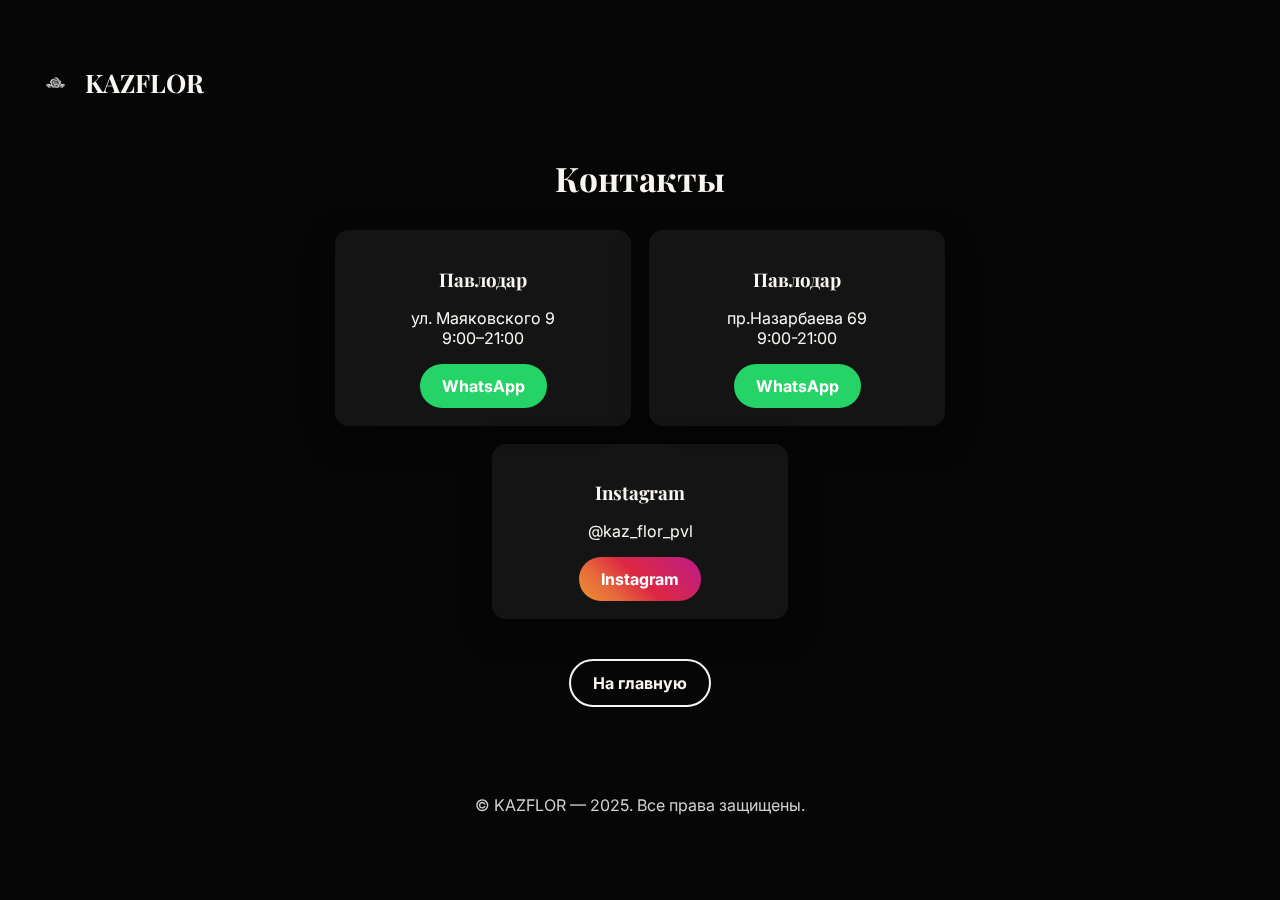
<file: contacts.html>
<!DOCTYPE html>
<html lang="ru">
<head>
<meta charset="UTF-8">
<meta name="viewport" content="width=device-width, initial-scale=1.0">
<title>Контакты — KAZFLOR</title>
<link href="https://fonts.googleapis.com/css2?family=Playfair+Display:wght@500;700&family=Inter:wght@300;400;600;700&display=swap" rel="stylesheet">
<link rel="stylesheet" href="https://cdnjs.cloudflare.com/ajax/libs/animate.css/4.1.1/animate.min.css"/>
<style>
:root {
  --khaki:#556B2F;
  --cream:#f9f6f2;
  --bronze:#b08d57;
  --glass: rgba(255,255,255,0.06);
  --radius:18px;
  --max-width:1200px;
}
body {
  margin:0;
  font-family:Inter, sans-serif;
  background:#0f0f0f;
  color:var(--cream);
}
.bg {
  position:fixed;
  inset:0;
  z-index:-20;
  background-image:
    linear-gradient(rgba(0,0,0,0.58), rgba(0,0,0,0.58)),
    url("https://fv5-2.files.fm/thumb_show.php?i=gvxj4mfruq&view&v=1");
  background-size:cover;
  background-position:center;
}
.wrap {
  max-width:var(--max-width);
  margin:0 auto;
  padding:36px 20px;
}
header.site-header {
  padding:18px 0;
  display:flex;
  align-items:center;
  justify-content:space-between;
}
.brand {
  display:flex;
  gap:14px;
  align-items:center;
}
.brand img {
  height:56px;
  filter:brightness(0) invert(1);
}
h1 {
  font-family:'Playfair Display',serif;
  font-size:1.6rem;
  margin:0;
}
.section-title {
  text-align:center;
  font-family:'Playfair Display',serif;
  font-size:2.1rem;
  margin-bottom:30px;
}
.contacts {
  max-width:920px;
  margin:0 auto;
  display:flex;
  gap:18px;
  flex-wrap:wrap;
  justify-content:center;
}
.contact-card {
  background:var(--glass);
  padding:18px;
  border-radius:14px;
  min-width:260px;
  text-align:center;
  box-shadow:0 12px 34px rgba(0,0,0,0.45);
}
.contact-card h3 {
  font-family:'Playfair Display',serif;
  margin-bottom:8px;
}
.btn-premium {
  display:inline-block;
  padding:12px 22px;
  font-weight:700;
  border-radius:40px;
  text-decoration:none;
  border:2px solid var(--cream);
  color:var(--cream);
  transition:all .25s ease;
}
.btn-premium:hover {
  background:var(--cream);
  color:#111;
}
.btn-whatsapp {
  background-color:#25D366;
  border:none;
  color:white;
}
.btn-instagram {
  background: linear-gradient(45deg, #f09433, #e6683c, #dc2743, #cc2366, #bc1888);
  border:none;
  color:white;
}
.btn-main {
  margin-top:40px;
  display:block;
  width:fit-content;
  margin-left:auto;
  margin-right:auto;
}
footer.site-footer {
  padding:36px 0;
  text-align:center;
  color:#cfcfcf;
}
</style>
</head>
<body>
<div class="bg"></div>
<div class="wrap">
<header class="site-header">
  <div class="brand">
    <img src="https://kazflor.github.io/logo_no_bg.png" alt="KAZFLOR logo" />
    <h1>KAZFLOR</h1>
  </div>
</header>

<h2 class="section-title animate__animated animate__fadeInDown">Контакты</h2>

<div class="contacts">
  <div class="contact-card animate__animated animate__zoomIn animate__delay-1s">
    <h3>Павлодар</h3>
    <p>ул. Маяковского 9<br>9:00–21:00</p>
    <a class="btn-premium btn-whatsapp" href="https://wa.me/77055826554" target="_blank">WhatsApp</a>
  </div>

  <div class="contact-card animate__animated animate__zoomIn animate__delay-2s">
    <h3>Павлодар</h3>
    <p>пр.Назарбаева 69<br>9:00-21:00</p>
    <a class="btn-premium btn-whatsapp" href="https://wa.me/77074565744" target="_blank">WhatsApp</a>
  </div>

  <div class="contact-card animate__animated animate__zoomIn animate__delay-3s">
    <h3>Instagram</h3>
    <p>@kaz_flor_pvl</p>
    <a class="btn-premium btn-instagram" href="https://instagram.com/kaz_flor_pvl" target="_blank">Instagram</a>
  </div>
</div>

<a class="btn-premium btn-main animate__animated animate__fadeInUp animate__delay-4s" href="index.html">На главную</a>

</div>

<footer class="site-footer">
  <p>&copy; KAZFLOR — 2025. Все права защищены.</p>
</footer>
</body>
</html>
</file>
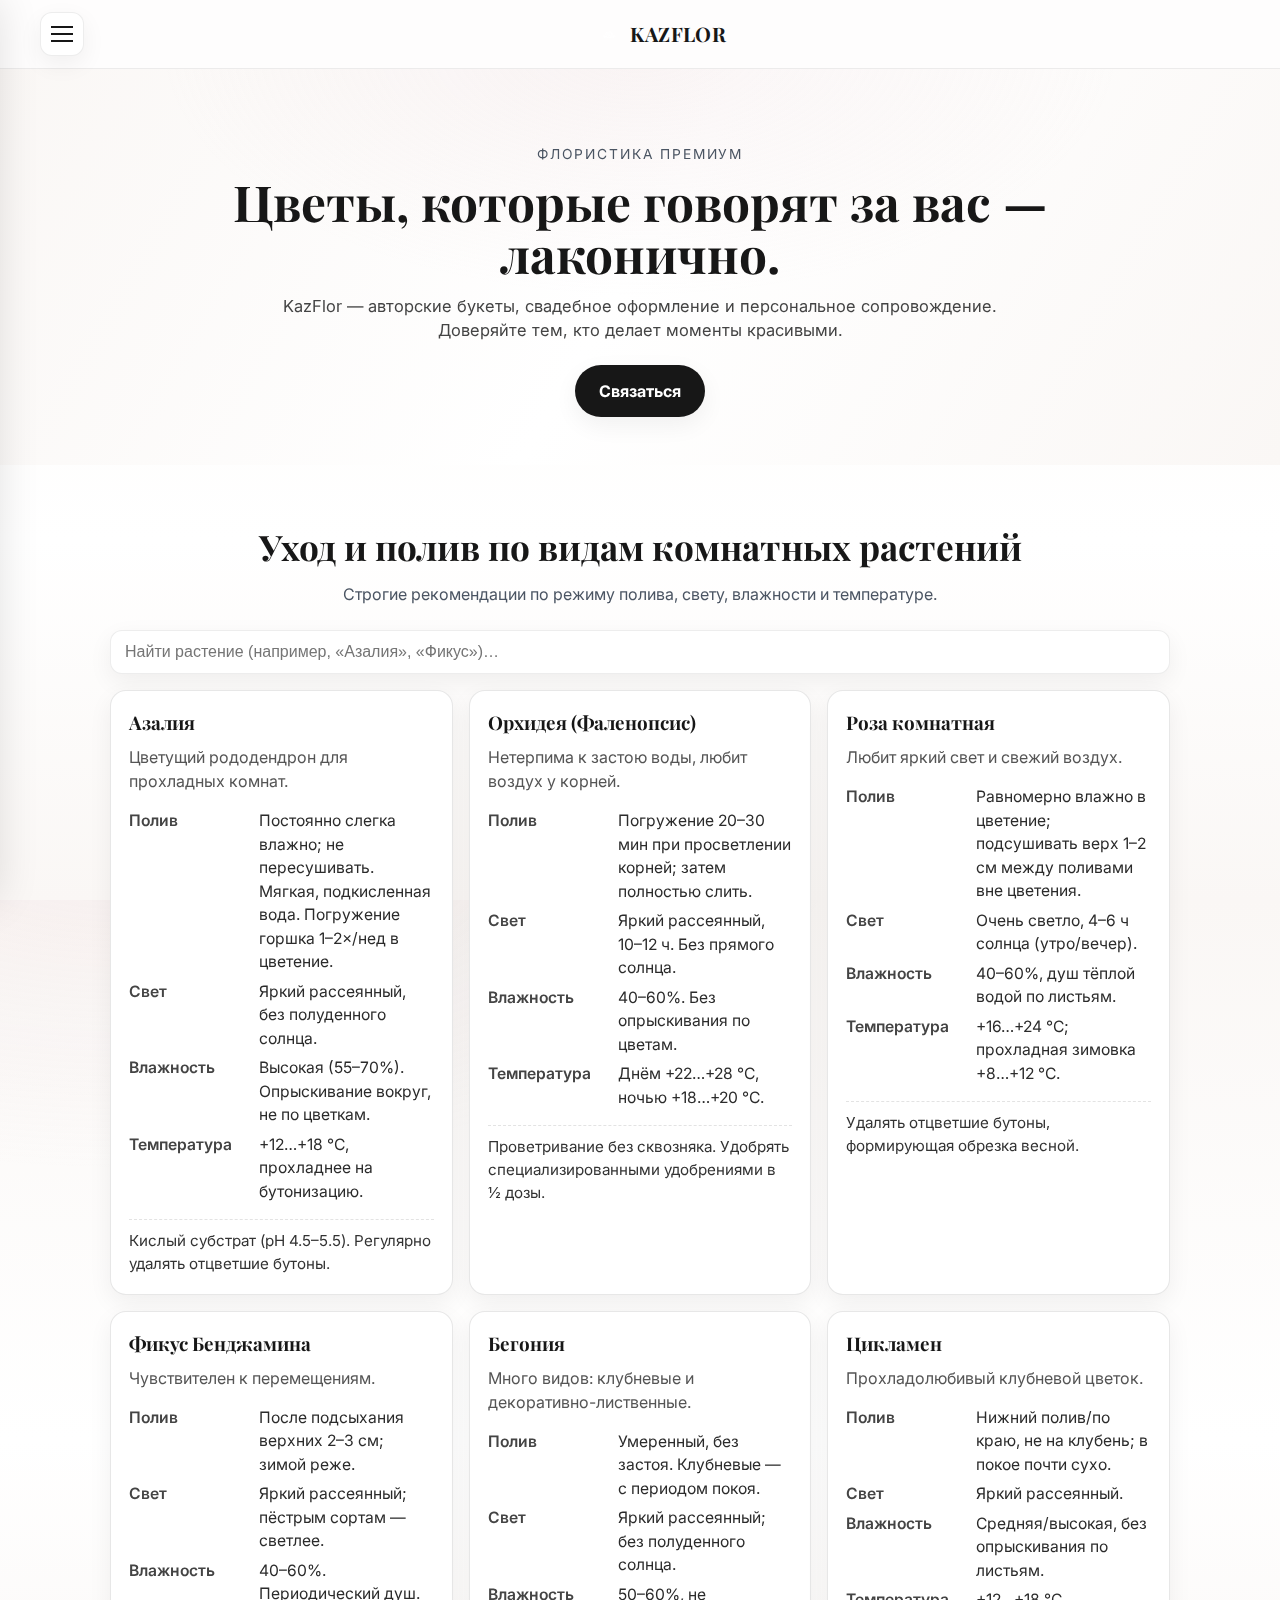
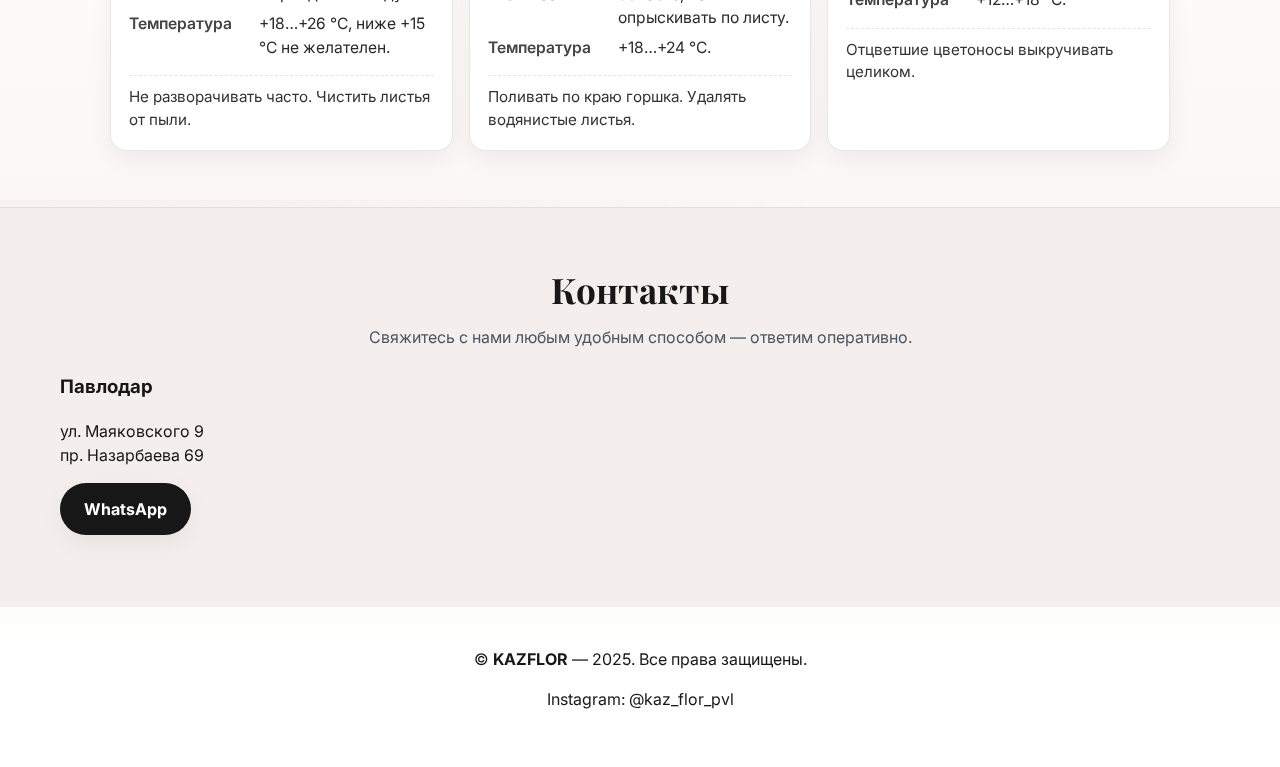
<file: uhod.html>
<!DOCTYPE html>
<html lang="ru">
<head>
<meta charset="utf-8" />
<meta name="viewport" content="width=device-width, initial-scale=1" />
<title>KAZFLOR — Премиальные букеты</title>
<meta name="description" content="KAZFLOR — премиальная цветочная мастерская. Букеты, свадьбы, подписки и доставка.">
<link href="https://fonts.googleapis.com/css2?family=Playfair+Display:wght@500;700&family=Inter:wght@300;400;600;700&display=swap" rel="stylesheet">

<style>
/* ====== Палитра ====== */
:root{
  --bg:#faf7f5;
  --bg-2:#fff;
  --paper:#f4efec;
  --ink:#171717;
  --sub:#4b5563;
  --accent:#e7cfd1;
  --accent-2:#d8c3c6;
  --line:rgba(23,23,23,.08);
  --radius:18px;
  --shadow-sm:0 8px 24px rgba(0,0,0,.06);
  --shadow-md:0 18px 48px rgba(0,0,0,.12);
  --wrap:1200px;
}

/* ====== База ====== */
*{box-sizing:border-box}
html,body{height:100%}
html{scroll-behavior:smooth}
body{
  margin:0;
  font-family:Inter,system-ui,-apple-system,Segoe UI,Roboto,"Helvetica Neue",Arial;
  color:var(--ink);
  background:
    radial-gradient(1200px 600px at 10% -10%, rgba(232,210,213,.22), transparent 60%),
    linear-gradient(180deg,var(--bg) 0%,var(--bg-2) 60%,var(--bg) 100%);
  -webkit-font-smoothing:antialiased; -moz-osx-font-smoothing:grayscale;
  line-height:1.5;
  overflow-x:hidden; /* чтобы на мобиле не было горизонтального скролла */
}
a{color:inherit; text-decoration:none}
img{display:block; max-width:100%; height:auto}

/* ====== Контейнер ====== */
.wrap{max-width:var(--wrap); margin:0 auto; padding:0 20px}
@media (max-width:480px){ .wrap{ padding:0 16px } }

/* ====== Фиксированная шапка ====== */
.site-header{
  position:fixed; inset:0 0 auto 0;
  backdrop-filter:saturate(1.05) blur(12px);
  background:color-mix(in oklab, #fff 88%, #f7f2f0);
  border-bottom:1px solid var(--line);
  z-index:1000;
}
.head-inner{
  display:flex; align-items:center; justify-content:space-between;
  padding:12px 0; gap:12px;
}
.brand{display:flex; align-items:center; gap:10px; min-width:0}
.brand img{height:40px; width:auto; object-fit:contain; filter:drop-shadow(0 6px 14px rgba(0,0,0,.06))}
.brand h1{
  font-family:'Playfair Display',serif; font-weight:700; letter-spacing:.4px; margin:0; font-size:1.25rem; white-space:nowrap;
}

/* ====== Бургер + offcanvas (CSS-only) ====== */
#navToggle{ position:absolute; opacity:0; pointer-events:none }
.hamburger{
  display:inline-flex; justify-content:center; align-items:center;
  width:44px; height:44px; border-radius:12px; border:1px solid var(--line);
  background:#fff; box-shadow:var(--shadow-sm); cursor:pointer; flex:0 0 auto;
  transition:transform .18s ease, box-shadow .18s ease;
}
.hamburger:hover{ transform:translateY(-1px); box-shadow:var(--shadow-md) }
.hamburger .bar{ position:relative; width:22px; height:2px; background:var(--ink); display:block }
.hamburger .bar::before,.hamburger .bar::after{
  content:""; position:absolute; left:0; width:22px; height:2px; background:var(--ink);
  transition:transform .25s ease, top .25s ease, opacity .2s ease;
}
.hamburger .bar::before{ top:-7px }
.hamburger .bar::after{ top:7px }

/* состояние "крестик" */
#navToggle:checked + label.hamburger .bar{ background:transparent }
#navToggle:checked + label.hamburger .bar::before{ top:0; transform:rotate(45deg) }
#navToggle:checked + label.hamburger .bar::after{ top:0; transform:rotate(-45deg) }

/* offcanvas */
.side-menu{
  position:fixed; inset:0 auto 0 0; width:min(86vw,360px);
  transform:translateX(-104%); transition:transform .34s cubic-bezier(.22,.9,.28,1);
  background:linear-gradient(180deg,rgba(255,255,255,.96),rgba(255,255,255,.92));
  border-right:1px solid var(--line); box-shadow:12px 0 40px rgba(0,0,0,.12);
  z-index:1200; display:flex; flex-direction:column;
}
#navToggle:checked ~ .side-menu{ transform:translateX(0) }

.side-head{ display:flex; align-items:center; gap:10px; padding:16px 18px; border-bottom:1px solid var(--line) }
.side-head img{height:34px}
.side-title{ font-family:'Playfair Display',serif; font-size:1.1rem }
.side-nav{ padding:10px 12px 18px; overflow:auto }
.side-nav a{
  display:flex; align-items:center; gap:10px; padding:12px 14px; margin:6px 0; border-radius:12px;
  font-weight:600; transition:background .2s ease, transform .18s ease, box-shadow .18s ease;
}
.side-nav a:hover{ background:rgba(231,207,209,.22); transform:translateX(4px) }
.side-cta{ margin-top:auto; padding:14px 16px; border-top:1px solid var(--line) }

/* backdrop — кликабелен, закрывает меню */
.backdrop{
  position:fixed; inset:0; background:rgba(0,0,0,.32);
  opacity:0; pointer-events:none; transition:opacity .25s ease; z-index:1100;
}
#navToggle:checked ~ .backdrop{ opacity:1; pointer-events:auto }
/* делаем backdrop кликабельным элементом-лейблом, чтобы закрывать меню */
.backdrop-label{ display:block; width:100%; height:100% }

/* ====== Герой ====== */
:root{ --headH:72px } /* дефолт, дальше подстроим через min-height */
.hero{
  padding-top:calc(var(--headH) + 28px);
  padding-bottom:48px;
  text-align:center;
  background:
    radial-gradient(800px 420px at 50% 0%, rgba(231,207,209,.22), transparent 60%),
    linear-gradient(120deg,var(--bg) 0%,var(--bg-2) 50%,var(--bg) 100%);
}
.kicker{
  letter-spacing:.14em; text-transform:uppercase; font-size:.86rem; color:var(--sub);
}
.hero h2{
  font-family:'Playfair Display',serif; font-size:clamp(1.9rem, 4.2vw, 3.1rem);
  line-height:1.06; margin:10px auto 0; max-width:900px;
  padding:0 2px;
}
.hero p{ max-width:760px; margin:14px auto 0; color:#444; font-size:1.03rem; padding:0 4px }

.cta{ margin-top:22px; display:inline-flex; gap:10px; align-items:center; justify-content:center; flex-wrap:wrap }

/* ====== Кнопки ====== */
.btn{
  display:inline-block; padding:12px 22px; font-weight:700; border-radius:999px; border:2px solid transparent;
  transition:transform .2s ease, box-shadow .2s ease, background .2s ease, color .2s ease, border-color .2s ease;
  box-shadow:var(--shadow-sm); touch-action:manipulation;
}
.btn:hover{ transform:translateY(-2px) }
.btn:active{ transform:translateY(0) }
.btn-ink{ color:#fff; background:var(--ink) }
.btn-ink:hover{ box-shadow:0 10px 24px rgba(23,23,23,.18) }
.btn-powder{
  background:linear-gradient(180deg, var(--accent) 0%, var(--accent-2) 100%);
  color:#2b2b2b; border-color:rgba(0,0,0,.06);
}
.btn-powder:hover{ box-shadow:0 10px 24px rgba(231,207,209,.25) }
@media (max-width:400px){
  .btn{ width:100%; text-align:center }
}

/* ====== Секции ====== */
section{ padding:56px 0 }
.section-title{
  text-align:center; font-family:'Playfair Display',serif; font-size:clamp(1.4rem, 3.6vw, 2.2rem); margin:0 0 8px;
}
.section-sub{ text-align:center; color:var(--sub); margin:0 auto 24px; max-width:880px; padding:0 6px }
section.alt{ background:var(--paper) }
section + section{ border-top:1px solid var(--line) }

/* ====== Карточки ухода ====== */
.care{ max-width:1100px; margin:0 auto }
.care-controls{
  display:flex; gap:10px; flex-wrap:wrap; justify-content:flex-end; margin:0 0 16px;
}
.search{
  flex:1 1 320px; min-width:220px;
  border:1px solid var(--line); border-radius:12px; padding:12px 14px;
  background:#fff; outline:none; font-size:1rem;
  box-shadow:var(--shadow-sm);
}
.care-grid{
  display:grid;
  grid-template-columns:repeat(3, 1fr);
  gap:16px;
}
@media (max-width:1024px){ .care-grid{ grid-template-columns:repeat(2,1fr) } }
@media (max-width:640px){ .care-grid{ grid-template-columns:1fr } }

.care-card{
  background:#fff;
  border:1px solid rgba(23,23,23,.10);
  border-radius:16px;
  padding:18px;
  box-shadow:var(--shadow-sm);
  transition:transform .18s ease, box-shadow .18s ease, border-color .18s ease;
}
.care-card:hover{
  transform:translateY(-2px);
  box-shadow:var(--shadow-md);
  border-color:rgba(23,23,23,.18);
}
.care-name{
  font-family:'Playfair Display',serif;
  font-size:1.18rem; margin:0 0 8px;
}
.care-bot{ color:#555; margin:0 0 14px }
.care-dl{ display:grid; grid-template-columns:120px 1fr; gap:6px 10px; font-size:.98rem }
.care-dl dt{ color:#444; font-weight:600 }
.care-dl dd{ margin:0; color:#2b2b2b }
.care-note{
  margin-top:10px; padding-top:10px; border-top:1px dashed rgba(23,23,23,.12); color:#333; font-size:.95rem
}

/* ====== Анимация появления (без JS) ====== */
.reveal{ opacity:1; transform:none } /* упрощаем для мобильной производительности */

/* ====== Скрытые секции для структуры меню ====== */
.catalog-swiper,.subscription,.gallery{ display:none !important }

/* ====== Футер ====== */
.site-footer{ padding:24px 0 40px; text-align:center }

/* ====== Пониженная анимация ====== */
@media (prefers-reduced-motion:reduce){
  *{ transition:none !important; animation:none !important }
}
</style>
</head>
<body>

<!-- Чекбокс для CSS-бургера -->
<input type="checkbox" id="navToggle" aria-hidden="true" />

<!-- Кнопка бургера -->
<label for="navToggle" class="hamburger" aria-label="Открыть меню" aria-controls="sideMenu" aria-expanded="false">
  <span class="bar"></span>
</label>

<!-- Выезжающее меню -->
<aside class="side-menu" id="sideMenu" aria-hidden="true" role="dialog">
  <div class="side-head">
    <img src="https://kazflor.github.io/logo_no.png" alt="KAZFLOR"/>
    <div class="side-title">Меню</div>
  </div>
  <nav class="side-nav" aria-label="Боковое меню">
    <a href="#home">Главная</a>
    <a href="#catalog">Каталог</a>
    <a href="#subscription">Свадебная подписка</a>
    <a href="#gallery">Отзывы и фото</a>
    <a href="#contacts">Контакты</a>
    <a href="https://kazflor.github.io/catalog.html" target="_blank" rel="noopener">Полный каталог</a>
    <a href="https://kazflor.github.io/contacts.html" target="_blank" rel="noopener">Оставить заявку</a>
    <a href="https://instagram.com/kaz_flor_pvl" target="_blank" rel="noopener">Instagram</a>
  </nav>
  <div class="side-cta">
    <a class="btn btn-ink" href="https://kazflor.github.io/contacts.html" target="_blank" rel="noopener">Связаться</a>
  </div>
</aside>

<!-- Backdrop как label, чтобы закрывать меню тапом -->
<div class="backdrop">
  <label for="navToggle" class="backdrop-label" aria-hidden="true"></label>
</div>

<!-- Шапка -->
<header id="siteHeader" class="site-header" role="banner">
  <div class="wrap head-inner">
    <!-- та же кнопка бургера видна и внутри шапки на мобиле -->
    <label for="navToggle" class="hamburger" aria-label="Открыть меню" aria-controls="sideMenu" aria-expanded="false">
      <span class="bar"></span>
    </label>
    <div class="brand">
      <img src="https://kazflor.github.io/logo_no_bg.png" alt="KAZFLOR logo" />
      <h1>KAZFLOR</h1>
    </div>
    <nav class="main-nav" aria-label="Главная навигация"></nav>
  </div>
</header>

<main id="home" class="hero" role="main">
  <div class="wrap">
    <div class="kicker">Флористика премиум</div>
    <h2>Цветы, которые говорят за вас — лаконично.</h2>
    <p>KazFlor — авторские букеты, свадебное оформление и персональное сопровождение. Доверяйте тем, кто делает моменты красивыми.</p>
    <div class="cta">
      <a class="btn btn-ink" href="https://kazflor.github.io/contacts.html" target="_blank" rel="noopener">Связаться</a>
    </div>
  </div>
</main>

<!-- ====== Каталог (Уход и полив) ====== -->
<section id="catalog" aria-label="Уход и полив комнатных цветов">
  <div class="wrap care">
    <h2 class="section-title">Уход и полив по видам комнатных растений</h2>
    <p class="section-sub">Строгие рекомендации по режиму полива, свету, влажности и температуре.</p>

    <div class="care-controls">
      <input id="careSearch" class="search" type="search" placeholder="Найти растение (например, «Азалия», «Фикус»)…" aria-label="Поиск по растениям" oninput="
        const q=this.value.toLowerCase().trim();
        document.querySelectorAll('.care-card').forEach(c=>{
          const name=(c.getAttribute('data-name')||c.querySelector('.care-name').textContent).toLowerCase();
          c.style.display=name.includes(q)?'':'none';
        });
      ">
    </div>

    <div id="careGrid" class="care-grid">
      <!-- 1 -->
      <article class="care-card" data-name="Азалия Rhododendron simsii">
        <h3 class="care-name">Азалия</h3>
        <p class="care-bot">Цветущий рододендрон для прохладных комнат.</p>
        <dl class="care-dl">
          <dt>Полив</dt><dd>Постоянно слегка влажно; не пересушивать. Мягкая, подкисленная вода. Погружение горшка 1–2×/нед в цветение.</dd>
          <dt>Свет</dt><dd>Яркий рассеянный, без полуденного солнца.</dd>
          <dt>Влажность</dt><dd>Высокая (55–70%). Опрыскивание вокруг, не по цветкам.</dd>
          <dt>Температура</dt><dd>+12…+18 °C, прохладнее на бутонизацию.</dd>
        </dl>
        <div class="care-note">Кислый субстрат (pH 4.5–5.5). Регулярно удалять отцветшие бутоны.</div>
      </article>

      <!-- 2 -->
      <article class="care-card" data-name="Орхидея Фаленопсис Phalaenopsis">
        <h3 class="care-name">Орхидея (Фаленопсис)</h3>
        <p class="care-bot">Нетерпима к застою воды, любит воздух у корней.</p>
        <dl class="care-dl">
          <dt>Полив</dt><dd>Погружение 20–30 мин при просветлении корней; затем полностью слить.</dd>
          <dt>Свет</dt><dd>Яркий рассеянный, 10–12 ч. Без прямого солнца.</dd>
          <dt>Влажность</dt><dd>40–60%. Без опрыскивания по цветам.</dd>
          <dt>Температура</dt><dd>Днём +22…+28 °C, ночью +18…+20 °C.</dd>
        </dl>
        <div class="care-note">Проветривание без сквозняка. Удобрять специализированными удобрениями в ½ дозы.</div>
      </article>

      <!-- 3 -->
      <article class="care-card" data-name="Роза комнатная Rosa">
        <h3 class="care-name">Роза комнатная</h3>
        <p class="care-bot">Любит яркий свет и свежий воздух.</p>
        <dl class="care-dl">
          <dt>Полив</dt><dd>Равномерно влажно в цветение; подсушивать верх 1–2 см между поливами вне цветения.</dd>
          <dt>Свет</dt><dd>Очень светло, 4–6 ч солнца (утро/вечер).</dd>
          <dt>Влажность</dt><dd>40–60%, душ тёплой водой по листьям.</dd>
          <dt>Температура</dt><dd>+16…+24 °C; прохладная зимовка +8…+12 °C.</dd>
        </dl>
        <div class="care-note">Удалять отцветшие бутоны, формирующая обрезка весной.</div>
      </article>

      <!-- 4 -->
      <article class="care-card" data-name="Фикус Бенджамина Ficus benjamina">
        <h3 class="care-name">Фикус Бенджамина</h3>
        <p class="care-bot">Чувствителен к перемещениям.</p>
        <dl class="care-dl">
          <dt>Полив</dt><dd>После подсыхания верхних 2–3 см; зимой реже.</dd>
          <dt>Свет</dt><dd>Яркий рассеянный; пёстрым сортам — светлее.</dd>
          <dt>Влажность</dt><dd>40–60%. Периодический душ.</dd>
          <dt>Температура</dt><dd>+18…+26 °C, ниже +15 °C не желателен.</dd>
        </dl>
        <div class="care-note">Не разворачивать часто. Чистить листья от пыли.</div>
      </article>

      <!-- 5 -->
      <article class="care-card" data-name="Бегония Begonia">
        <h3 class="care-name">Бегония</h3>
        <p class="care-bot">Много видов: клубневые и декоративно-лиственные.</p>
        <dl class="care-dl">
          <dt>Полив</dt><dd>Умеренный, без застоя. Клубневые — с периодом покоя.</dd>
          <dt>Свет</dt><dd>Яркий рассеянный; без полуденного солнца.</dd>
          <dt>Влажность</dt><dd>50–60%, не опрыскивать по листу.</dd>
          <dt>Температура</dt><dd>+18…+24 °C.</dd>
        </dl>
        <div class="care-note">Поливать по краю горшка. Удалять водянистые листья.</div>
      </article>

      <!-- 30 -->
      <article class="care-card" data-name="Цикламен Cyclamen persicum">
        <h3 class="care-name">Цикламен</h3>
        <p class="care-bot">Прохладолюбивый клубневой цветок.</p>
        <dl class="care-dl">
          <dt>Полив</dt><dd>Нижний полив/по краю, не на клубень; в покое почти сухо.</dd>
          <dt>Свет</dt><dd>Яркий рассеянный.</dd>
          <dt>Влажность</dt><dd>Средняя/высокая, без опрыскивания по листьям.</dd>
          <dt>Температура</dt><dd>+12…+18 °C.</dd>
        </dl>
        <div class="care-note">Отцветшие цветоносы выкручивать целиком.</div>
      </article>

    </div>
  </div>
</section>


<section id="contacts" class="alt">
  <div class="wrap">
    <h2 class="section-title">Контакты</h2>
    <p class="section-sub">Свяжитесь с нами любым удобным способом — ответим оперативно.</p>
    <div class="contacts">
      <div class="contact-card">
        <h3>Павлодар</h3>
        <p>ул. Маяковского 9<br>пр. Назарбаева 69</p>
        <p style="margin-top:10px">
          <a class="btn btn-ink" href="https://kazflor.github.io/contacts.html" target="_blank" rel="noopener">WhatsApp</a>
        </p>
      </div>
    </div>
  </div>
</section>

<footer class="site-footer">
  <div class="wrap" style="max-width:900px;">
    <p>&copy; <strong>KAZFLOR</strong> — 2025. Все права защищены.</p>
    <p style="margin-top:6px">Instagram: <a href="https://instagram.com/kaz_flor_pvl" target="_blank">@kaz_flor_pvl</a></p>
  </div>
</footer>

</body>
</html>
</file>
